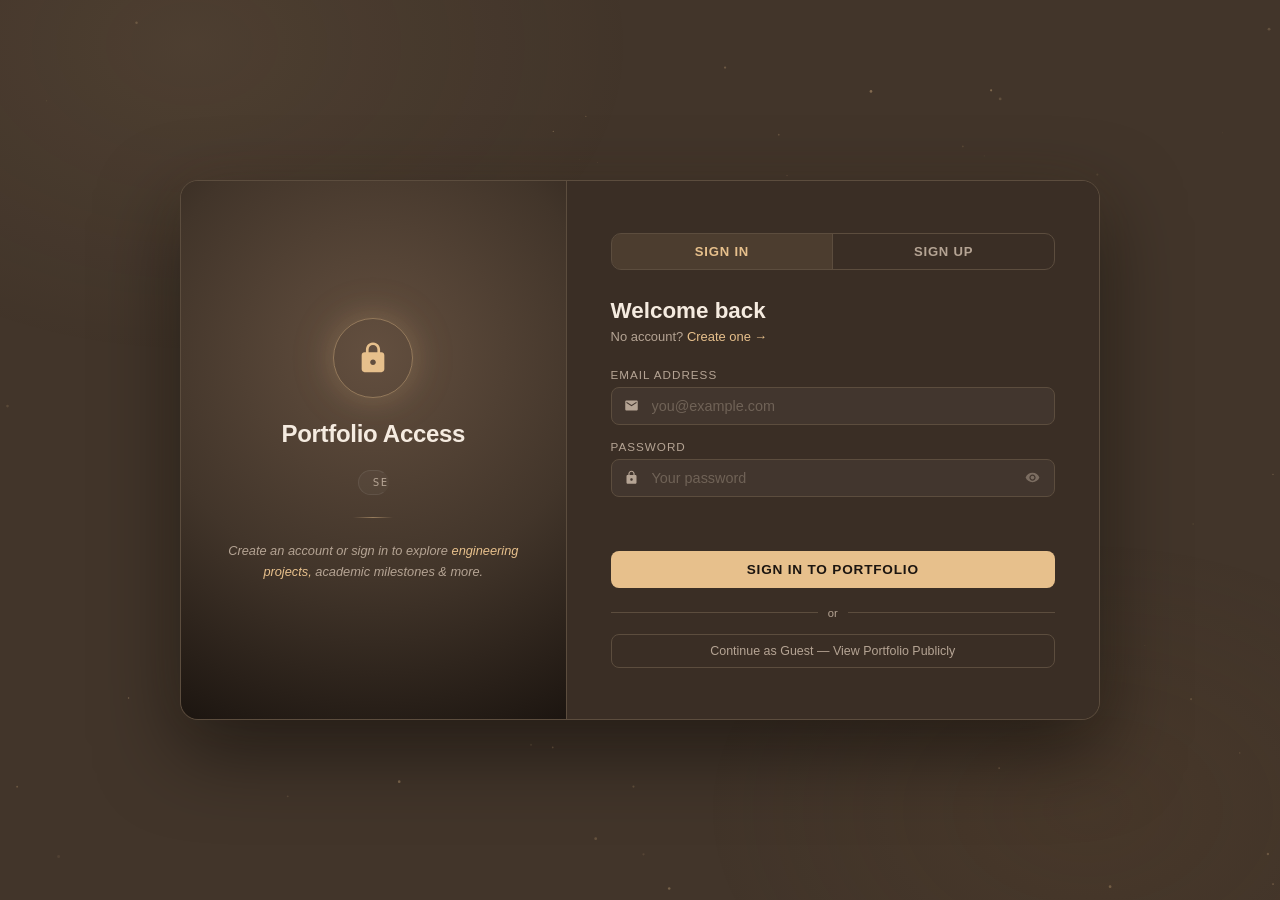
<file: index.html>
<!DOCTYPE html>
<html lang="en">
<head>
    <meta charset="UTF-8">
    <meta name="google-site-verification" content="BEXBGEJpnaHDeCbgzRdPj4sr-sxp4siy9VHe8UybDBY" />
    <meta name="viewport" content="width=device-width, initial-scale=1.0">
    <title>Access Portal — Portfolio</title>
    <link rel="stylesheet" href="style.css">
</head>
<body>

<canvas id="particles"></canvas>

<div class="login-wrapper">

    <!-- LEFT BRAND PANEL -->
    <aside class="brand-panel">
        <div class="brand-icon">
            <svg viewBox="0 0 24 24"><path d="M18 8h-1V6c0-2.76-2.24-5-5-5S7 3.24 7 6v2H6c-1.1 0-2 .9-2 2v10c0 1.1.9 2 2 2h12c1.1 0 2-.9 2-2V10c0-1.1-.9-2-2-2zM12 17c-1.1 0-2-.9-2-2s.9-2 2-2 2 .9 2 2-.9 2-2 2zm3.1-9H8.9V6c0-1.71 1.39-3.1 3.1-3.1s3.1 1.39 3.1 3.1v2z"/></svg>
        </div>
        <p class="brand-title">Portfolio Access</p>
        <p class="brand-tag">Secure Entry Portal</p>
        <div class="brand-divider"></div>
        <p class="brand-quote">
            Create an account or sign in to explore <span>engineering projects,</span> academic milestones &amp; more.
        </p>
    </aside>

    <!-- RIGHT FORM PANEL -->
    <main class="form-panel">

        <!-- TAB BAR -->
        <div class="tab-bar">
            <button class="tab-btn active" id="tabSignin" onclick="switchTab('signin')">Sign In</button>
            <button class="tab-btn"        id="tabSignup" onclick="switchTab('signup')">Sign Up</button>
        </div>

        <!-- ═══ SIGN IN VIEW ═══ -->
        <div class="form-view active" id="viewSignin">
            <p class="form-heading">Welcome back</p>
            <p class="form-sub">
                No account? <a onclick="switchTab('signup')">Create one →</a>
            </p>
            <div class="fields">
                <div class="field-group">
                    <label for="si-email">Email Address</label>
                    <div class="input-wrap">
                        <svg class="input-icon" viewBox="0 0 24 24"><path d="M20 4H4c-1.1 0-2 .9-2 2v12c0 1.1.9 2 2 2h16c1.1 0 2-.9 2-2V6c0-1.1-.9-2-2-2zm0 4l-8 5-8-5V6l8 5 8-5v2z"/></svg>
                        <input type="email" id="si-email" placeholder="you@example.com" autocomplete="email">
                    </div>
                </div>
                <div class="field-group">
                    <label for="si-pwd">Password</label>
                    <div class="input-wrap">
                        <svg class="input-icon" viewBox="0 0 24 24"><path d="M18 8h-1V6c0-2.76-2.24-5-5-5S7 3.24 7 6v2H6c-1.1 0-2 .9-2 2v10c0 1.1.9 2 2 2h12c1.1 0 2-.9 2-2V10c0-1.1-.9-2-2-2zM12 17c-1.1 0-2-.9-2-2s.9-2 2-2 2 .9 2 2-.9 2-2 2zm3.1-9H8.9V6c0-1.71 1.39-3.1 3.1-3.1s3.1 1.39 3.1 3.1v2z"/></svg>
                        <input type="password" id="si-pwd" placeholder="Your password" autocomplete="current-password">
                        <button type="button" class="eye-btn" onclick="toggleEye('si-pwd','si-eye-open','si-eye-closed')" aria-label="Toggle password">
                            <svg id="si-eye-open" viewBox="0 0 24 24"><path d="M12 4.5C7 4.5 2.73 7.61 1 12c1.73 4.39 6 7.5 11 7.5s9.27-3.11 11-7.5c-1.73-4.39-6-7.5-11-7.5zM12 17c-2.76 0-5-2.24-5-5s2.24-5 5-5 5 2.24 5 5-2.24 5-5 5zm0-8c-1.66 0-3 1.34-3 3s1.34 3 3 3 3-1.34 3-3-1.34-3-3-3z"/></svg>
                            <svg id="si-eye-closed" viewBox="0 0 24 24" style="display:none"><path d="M12 7c2.76 0 5 2.24 5 5 0 .65-.13 1.26-.36 1.83l2.92 2.92c1.51-1.26 2.7-2.89 3.43-4.75-1.73-4.39-6-7.5-11-7.5-1.4 0-2.74.25-3.98.7l2.16 2.16C10.74 7.13 11.35 7 12 7zM2 4.27l2.28 2.28.46.46A11.804 11.804 0 0 0 1 12c1.73 4.39 6 7.5 11 7.5 1.55 0 3.03-.3 4.38-.84l.42.42L19.73 22 21 20.73 3.27 3 2 4.27zM7.53 9.8l1.55 1.55A2.821 2.821 0 0 0 9 12c0 1.66 1.34 3 3 3 .22 0 .44-.03.65-.07l1.55 1.55c-.67.33-1.41.52-2.2.52-2.76 0-5-2.24-5-5 0-.79.19-1.53.53-2.2zm4.31-.78l3.15 3.15.02-.16c0-1.66-1.34-3-3-3l-.17.01z"/></svg>
                        </button>
                    </div>
                </div>
                <p class="form-error" id="si-error" aria-live="polite"></p>
                <button class="submit-btn" id="si-btn" onclick="doSignIn()">Sign In to Portfolio</button>
                <div class="divider-row"><hr><span>or</span><hr></div>
                <a href="https://my-portfolio-3110.vercel.app/" target="_blank" class="guest-link">Continue as Guest — View Portfolio Publicly</a>
            </div>
        </div>

        <!-- ═══ SIGN UP VIEW ═══ -->
        <div class="form-view" id="viewSignup">
            <p class="form-heading">Create account</p>
            <p class="form-sub">
                Already have one? <a onclick="switchTab('signin')">Sign in →</a>
            </p>
            <div class="fields">
                <div class="field-group">
                    <label for="su-name">Full Name</label>
                    <div class="input-wrap">
                        <svg class="input-icon" viewBox="0 0 24 24"><path d="M12 12c2.7 0 4.8-2.1 4.8-4.8S14.7 2.4 12 2.4 7.2 4.5 7.2 7.2 9.3 12 12 12zm0 2.4c-3.2 0-9.6 1.6-9.6 4.8v2.4h19.2v-2.4c0-3.2-6.4-4.8-9.6-4.8z"/></svg>
                        <input type="text" id="su-name" placeholder="Your full name" autocomplete="name">
                    </div>
                </div>
                <div class="field-group">
                    <label for="su-email">Email Address</label>
                    <div class="input-wrap">
                        <svg class="input-icon" viewBox="0 0 24 24"><path d="M20 4H4c-1.1 0-2 .9-2 2v12c0 1.1.9 2 2 2h16c1.1 0 2-.9 2-2V6c0-1.1-.9-2-2-2zm0 4l-8 5-8-5V6l8 5 8-5v2z"/></svg>
                        <input type="email" id="su-email" placeholder="you@example.com" autocomplete="email">
                    </div>
                </div>
                <div class="field-group">
                    <label for="su-pwd">Password</label>
                    <div class="input-wrap">
                        <svg class="input-icon" viewBox="0 0 24 24"><path d="M18 8h-1V6c0-2.76-2.24-5-5-5S7 3.24 7 6v2H6c-1.1 0-2 .9-2 2v10c0 1.1.9 2 2 2h12c1.1 0 2-.9 2-2V10c0-1.1-.9-2-2-2zM12 17c-1.1 0-2-.9-2-2s.9-2 2-2 2 .9 2 2-.9 2-2 2zm3.1-9H8.9V6c0-1.71 1.39-3.1 3.1-3.1s3.1 1.39 3.1 3.1v2z"/></svg>
                        <input type="password" id="su-pwd" placeholder="Create a strong password" autocomplete="new-password" oninput="onPwdInput(this.value)">
                        <button type="button" class="eye-btn" onclick="toggleEye('su-pwd','su-eye-open','su-eye-closed')" aria-label="Toggle password">
                            <svg id="su-eye-open" viewBox="0 0 24 24"><path d="M12 4.5C7 4.5 2.73 7.61 1 12c1.73 4.39 6 7.5 11 7.5s9.27-3.11 11-7.5c-1.73-4.39-6-7.5-11-7.5zM12 17c-2.76 0-5-2.24-5-5s2.24-5 5-5 5 2.24 5 5-2.24 5-5 5zm0-8c-1.66 0-3 1.34-3 3s1.34 3 3 3 3-1.34 3-3-1.34-3-3-3z"/></svg>
                            <svg id="su-eye-closed" viewBox="0 0 24 24" style="display:none"><path d="M12 7c2.76 0 5 2.24 5 5 0 .65-.13 1.26-.36 1.83l2.92 2.92c1.51-1.26 2.7-2.89 3.43-4.75-1.73-4.39-6-7.5-11-7.5-1.4 0-2.74.25-3.98.7l2.16 2.16C10.74 7.13 11.35 7 12 7zM2 4.27l2.28 2.28.46.46A11.804 11.804 0 0 0 1 12c1.73 4.39 6 7.5 11 7.5 1.55 0 3.03-.3 4.38-.84l.42.42L19.73 22 21 20.73 3.27 3 2 4.27zM7.53 9.8l1.55 1.55A2.821 2.821 0 0 0 9 12c0 1.66 1.34 3 3 3 .22 0 .44-.03.65-.07l1.55 1.55c-.67.33-1.41.52-2.2.52-2.76 0-5-2.24-5-5 0-.79.19-1.53.53-2.2zm4.31-.78l3.15 3.15.02-.16c0-1.66-1.34-3-3-3l-.17.01z"/></svg>
                        </button>
                    </div>
                    <!-- Strength meter -->
                    <div class="strength-wrap" id="su-strengthWrap" style="display:none">
                        <div class="strength-bar-track"><div class="strength-bar-fill" id="su-strengthBar"></div></div>
                        <p class="strength-label" id="su-strengthLabel"></p>
                        <div class="rules-list">
                            <div class="rule-item" id="r-len">  <div class="rule-dot"></div>8+ characters</div>
                            <div class="rule-item" id="r-upper"><div class="rule-dot"></div>Uppercase</div>
                            <div class="rule-item" id="r-lower"><div class="rule-dot"></div>Lowercase</div>
                            <div class="rule-item" id="r-num">  <div class="rule-dot"></div>Number</div>
                            <div class="rule-item" id="r-sym">  <div class="rule-dot"></div>Symbol</div>
                            <div class="rule-item" id="r-long"> <div class="rule-dot"></div>16+ chars (bonus)</div>
                        </div>
                    </div>
                </div>
                <div class="field-group">
                    <label for="su-confirm">Confirm Password</label>
                    <div class="input-wrap">
                        <svg class="input-icon" viewBox="0 0 24 24"><path d="M18 8h-1V6c0-2.76-2.24-5-5-5S7 3.24 7 6v2H6c-1.1 0-2 .9-2 2v10c0 1.1.9 2 2 2h12c1.1 0 2-.9 2-2V10c0-1.1-.9-2-2-2zM12 17c-1.1 0-2-.9-2-2s.9-2 2-2 2 .9 2 2-.9 2-2 2zm3.1-9H8.9V6c0-1.71 1.39-3.1 3.1-3.1s3.1 1.39 3.1 3.1v2z"/></svg>
                        <input type="password" id="su-confirm" placeholder="Re-enter your password" autocomplete="new-password" oninput="onConfirmInput(this.value)">
                        <button type="button" class="eye-btn" onclick="toggleEye('su-confirm','su-c-eye-open','su-c-eye-closed')" aria-label="Toggle confirm password">
                            <svg id="su-c-eye-open" viewBox="0 0 24 24"><path d="M12 4.5C7 4.5 2.73 7.61 1 12c1.73 4.39 6 7.5 11 7.5s9.27-3.11 11-7.5c-1.73-4.39-6-7.5-11-7.5zM12 17c-2.76 0-5-2.24-5-5s2.24-5 5-5 5 2.24 5 5-2.24 5-5 5zm0-8c-1.66 0-3 1.34-3 3s1.34 3 3 3 3-1.34 3-3-1.34-3-3-3z"/></svg>
                            <svg id="su-c-eye-closed" viewBox="0 0 24 24" style="display:none"><path d="M12 7c2.76 0 5 2.24 5 5 0 .65-.13 1.26-.36 1.83l2.92 2.92c1.51-1.26 2.7-2.89 3.43-4.75-1.73-4.39-6-7.5-11-7.5-1.4 0-2.74.25-3.98.7l2.16 2.16C10.74 7.13 11.35 7 12 7zM2 4.27l2.28 2.28.46.46A11.804 11.804 0 0 0 1 12c1.73 4.39 6 7.5 11 7.5 1.55 0 3.03-.3 4.38-.84l.42.42L19.73 22 21 20.73 3.27 3 2 4.27zM7.53 9.8l1.55 1.55A2.821 2.821 0 0 0 9 12c0 1.66 1.34 3 3 3 .22 0 .44-.03.65-.07l1.55 1.55c-.67.33-1.41.52-2.2.52-2.76 0-5-2.24-5-5 0-.79.19-1.53.53-2.2zm4.31-.78l3.15 3.15.02-.16c0-1.66-1.34-3-3-3l-.17.01z"/></svg>
                        </button>
                    </div>
                    <p class="match-note" id="su-match"></p>
                </div>
                <p class="form-error" id="su-error" aria-live="polite"></p>
                <button class="submit-btn" id="su-btn" onclick="doSignUp()">Create Account</button>
                <div class="divider-row"><hr><span>or</span><hr></div>
                <a href="https://my-portfolio-3110.vercel.app/" target="_blank" class="guest-link">Continue as Guest — View Portfolio Publicly</a>
            </div>
        </div>

    </main>
</div>

<!-- SUCCESS OVERLAY -->
<div class="success-overlay" id="successOverlay" role="status" aria-live="polite">
    <div class="success-icon">
        <svg viewBox="0 0 24 24"><path d="M9 16.17L4.83 12l-1.42 1.41L9 19 21 7l-1.41-1.41z"/></svg>
    </div>
    <p class="success-title" id="overlayTitle">Signed in successfully!</p>
    <p class="success-sub" id="overlaySub">Redirecting you to the portfolio…</p>
    <div class="redirect-bar"><div class="redirect-fill" id="redirectFill"></div></div>
</div>
<script src="script.js"></script>
</body>
</html>
</file>
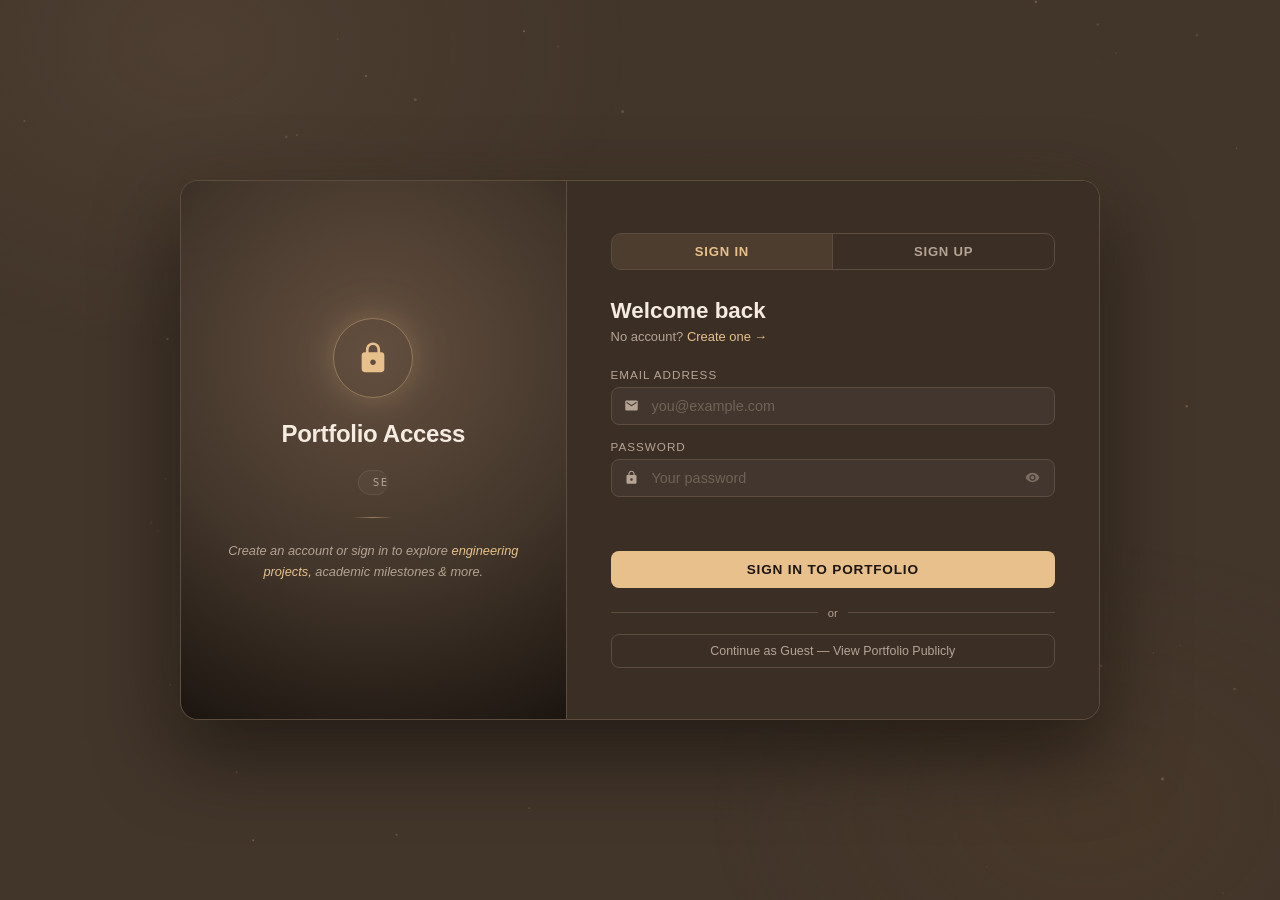
<file: login.html>
<!DOCTYPE html>
<html lang="en">
<head>
    <meta charset="UTF-8">
    <meta name="viewport" content="width=device-width, initial-scale=1.0">
    <title>Access Portal — Portfolio</title>
    <link rel="stylesheet" href="style.css">
</head>
<body>

<canvas id="particles"></canvas>

<div class="login-wrapper">

    <!-- LEFT BRAND PANEL -->
    <aside class="brand-panel">
        <div class="brand-icon">
            <svg viewBox="0 0 24 24"><path d="M18 8h-1V6c0-2.76-2.24-5-5-5S7 3.24 7 6v2H6c-1.1 0-2 .9-2 2v10c0 1.1.9 2 2 2h12c1.1 0 2-.9 2-2V10c0-1.1-.9-2-2-2zM12 17c-1.1 0-2-.9-2-2s.9-2 2-2 2 .9 2 2-.9 2-2 2zm3.1-9H8.9V6c0-1.71 1.39-3.1 3.1-3.1s3.1 1.39 3.1 3.1v2z"/></svg>
        </div>
        <p class="brand-title">Portfolio Access</p>
        <p class="brand-tag">Secure Entry Portal</p>
        <div class="brand-divider"></div>
        <p class="brand-quote">
            Create an account or sign in to explore <span>engineering projects,</span> academic milestones &amp; more.
        </p>
    </aside>

    <!-- RIGHT FORM PANEL -->
    <main class="form-panel">

        <!-- TAB BAR -->
        <div class="tab-bar">
            <button class="tab-btn active" id="tabSignin" onclick="switchTab('signin')">Sign In</button>
            <button class="tab-btn"        id="tabSignup" onclick="switchTab('signup')">Sign Up</button>
        </div>

        <!-- ═══ SIGN IN VIEW ═══ -->
        <div class="form-view active" id="viewSignin">
            <p class="form-heading">Welcome back</p>
            <p class="form-sub">
                No account? <a onclick="switchTab('signup')">Create one →</a>
            </p>
            <div class="fields">
                <div class="field-group">
                    <label for="si-email">Email Address</label>
                    <div class="input-wrap">
                        <svg class="input-icon" viewBox="0 0 24 24"><path d="M20 4H4c-1.1 0-2 .9-2 2v12c0 1.1.9 2 2 2h16c1.1 0 2-.9 2-2V6c0-1.1-.9-2-2-2zm0 4l-8 5-8-5V6l8 5 8-5v2z"/></svg>
                        <input type="email" id="si-email" placeholder="you@example.com" autocomplete="email">
                    </div>
                </div>
                <div class="field-group">
                    <label for="si-pwd">Password</label>
                    <div class="input-wrap">
                        <svg class="input-icon" viewBox="0 0 24 24"><path d="M18 8h-1V6c0-2.76-2.24-5-5-5S7 3.24 7 6v2H6c-1.1 0-2 .9-2 2v10c0 1.1.9 2 2 2h12c1.1 0 2-.9 2-2V10c0-1.1-.9-2-2-2zM12 17c-1.1 0-2-.9-2-2s.9-2 2-2 2 .9 2 2-.9 2-2 2zm3.1-9H8.9V6c0-1.71 1.39-3.1 3.1-3.1s3.1 1.39 3.1 3.1v2z"/></svg>
                        <input type="password" id="si-pwd" placeholder="Your password" autocomplete="current-password">
                        <button type="button" class="eye-btn" onclick="toggleEye('si-pwd','si-eye-open','si-eye-closed')" aria-label="Toggle password">
                            <svg id="si-eye-open" viewBox="0 0 24 24"><path d="M12 4.5C7 4.5 2.73 7.61 1 12c1.73 4.39 6 7.5 11 7.5s9.27-3.11 11-7.5c-1.73-4.39-6-7.5-11-7.5zM12 17c-2.76 0-5-2.24-5-5s2.24-5 5-5 5 2.24 5 5-2.24 5-5 5zm0-8c-1.66 0-3 1.34-3 3s1.34 3 3 3 3-1.34 3-3-1.34-3-3-3z"/></svg>
                            <svg id="si-eye-closed" viewBox="0 0 24 24" style="display:none"><path d="M12 7c2.76 0 5 2.24 5 5 0 .65-.13 1.26-.36 1.83l2.92 2.92c1.51-1.26 2.7-2.89 3.43-4.75-1.73-4.39-6-7.5-11-7.5-1.4 0-2.74.25-3.98.7l2.16 2.16C10.74 7.13 11.35 7 12 7zM2 4.27l2.28 2.28.46.46A11.804 11.804 0 0 0 1 12c1.73 4.39 6 7.5 11 7.5 1.55 0 3.03-.3 4.38-.84l.42.42L19.73 22 21 20.73 3.27 3 2 4.27zM7.53 9.8l1.55 1.55A2.821 2.821 0 0 0 9 12c0 1.66 1.34 3 3 3 .22 0 .44-.03.65-.07l1.55 1.55c-.67.33-1.41.52-2.2.52-2.76 0-5-2.24-5-5 0-.79.19-1.53.53-2.2zm4.31-.78l3.15 3.15.02-.16c0-1.66-1.34-3-3-3l-.17.01z"/></svg>
                        </button>
                    </div>
                </div>
                <p class="form-error" id="si-error" aria-live="polite"></p>
                <button class="submit-btn" id="si-btn" onclick="doSignIn()">Sign In to Portfolio</button>
                <div class="divider-row"><hr><span>or</span><hr></div>
                <a href="https://my-portfolio-3110.vercel.app/" target="_blank" class="guest-link">Continue as Guest — View Portfolio Publicly</a>
            </div>
        </div>

        <!-- ═══ SIGN UP VIEW ═══ -->
        <div class="form-view" id="viewSignup">
            <p class="form-heading">Create account</p>
            <p class="form-sub">
                Already have one? <a onclick="switchTab('signin')">Sign in →</a>
            </p>
            <div class="fields">
                <div class="field-group">
                    <label for="su-name">Full Name</label>
                    <div class="input-wrap">
                        <svg class="input-icon" viewBox="0 0 24 24"><path d="M12 12c2.7 0 4.8-2.1 4.8-4.8S14.7 2.4 12 2.4 7.2 4.5 7.2 7.2 9.3 12 12 12zm0 2.4c-3.2 0-9.6 1.6-9.6 4.8v2.4h19.2v-2.4c0-3.2-6.4-4.8-9.6-4.8z"/></svg>
                        <input type="text" id="su-name" placeholder="Your full name" autocomplete="name">
                    </div>
                </div>
                <div class="field-group">
                    <label for="su-email">Email Address</label>
                    <div class="input-wrap">
                        <svg class="input-icon" viewBox="0 0 24 24"><path d="M20 4H4c-1.1 0-2 .9-2 2v12c0 1.1.9 2 2 2h16c1.1 0 2-.9 2-2V6c0-1.1-.9-2-2-2zm0 4l-8 5-8-5V6l8 5 8-5v2z"/></svg>
                        <input type="email" id="su-email" placeholder="you@example.com" autocomplete="email">
                    </div>
                </div>
                <div class="field-group">
                    <label for="su-pwd">Password</label>
                    <div class="input-wrap">
                        <svg class="input-icon" viewBox="0 0 24 24"><path d="M18 8h-1V6c0-2.76-2.24-5-5-5S7 3.24 7 6v2H6c-1.1 0-2 .9-2 2v10c0 1.1.9 2 2 2h12c1.1 0 2-.9 2-2V10c0-1.1-.9-2-2-2zM12 17c-1.1 0-2-.9-2-2s.9-2 2-2 2 .9 2 2-.9 2-2 2zm3.1-9H8.9V6c0-1.71 1.39-3.1 3.1-3.1s3.1 1.39 3.1 3.1v2z"/></svg>
                        <input type="password" id="su-pwd" placeholder="Create a strong password" autocomplete="new-password" oninput="onPwdInput(this.value)">
                        <button type="button" class="eye-btn" onclick="toggleEye('su-pwd','su-eye-open','su-eye-closed')" aria-label="Toggle password">
                            <svg id="su-eye-open" viewBox="0 0 24 24"><path d="M12 4.5C7 4.5 2.73 7.61 1 12c1.73 4.39 6 7.5 11 7.5s9.27-3.11 11-7.5c-1.73-4.39-6-7.5-11-7.5zM12 17c-2.76 0-5-2.24-5-5s2.24-5 5-5 5 2.24 5 5-2.24 5-5 5zm0-8c-1.66 0-3 1.34-3 3s1.34 3 3 3 3-1.34 3-3-1.34-3-3-3z"/></svg>
                            <svg id="su-eye-closed" viewBox="0 0 24 24" style="display:none"><path d="M12 7c2.76 0 5 2.24 5 5 0 .65-.13 1.26-.36 1.83l2.92 2.92c1.51-1.26 2.7-2.89 3.43-4.75-1.73-4.39-6-7.5-11-7.5-1.4 0-2.74.25-3.98.7l2.16 2.16C10.74 7.13 11.35 7 12 7zM2 4.27l2.28 2.28.46.46A11.804 11.804 0 0 0 1 12c1.73 4.39 6 7.5 11 7.5 1.55 0 3.03-.3 4.38-.84l.42.42L19.73 22 21 20.73 3.27 3 2 4.27zM7.53 9.8l1.55 1.55A2.821 2.821 0 0 0 9 12c0 1.66 1.34 3 3 3 .22 0 .44-.03.65-.07l1.55 1.55c-.67.33-1.41.52-2.2.52-2.76 0-5-2.24-5-5 0-.79.19-1.53.53-2.2zm4.31-.78l3.15 3.15.02-.16c0-1.66-1.34-3-3-3l-.17.01z"/></svg>
                        </button>
                    </div>
                    <!-- Strength meter -->
                    <div class="strength-wrap" id="su-strengthWrap" style="display:none">
                        <div class="strength-bar-track"><div class="strength-bar-fill" id="su-strengthBar"></div></div>
                        <p class="strength-label" id="su-strengthLabel"></p>
                        <div class="rules-list">
                            <div class="rule-item" id="r-len">  <div class="rule-dot"></div>8+ characters</div>
                            <div class="rule-item" id="r-upper"><div class="rule-dot"></div>Uppercase</div>
                            <div class="rule-item" id="r-lower"><div class="rule-dot"></div>Lowercase</div>
                            <div class="rule-item" id="r-num">  <div class="rule-dot"></div>Number</div>
                            <div class="rule-item" id="r-sym">  <div class="rule-dot"></div>Symbol</div>
                            <div class="rule-item" id="r-long"> <div class="rule-dot"></div>16+ chars (bonus)</div>
                        </div>
                    </div>
                </div>
                <div class="field-group">
                    <label for="su-confirm">Confirm Password</label>
                    <div class="input-wrap">
                        <svg class="input-icon" viewBox="0 0 24 24"><path d="M18 8h-1V6c0-2.76-2.24-5-5-5S7 3.24 7 6v2H6c-1.1 0-2 .9-2 2v10c0 1.1.9 2 2 2h12c1.1 0 2-.9 2-2V10c0-1.1-.9-2-2-2zM12 17c-1.1 0-2-.9-2-2s.9-2 2-2 2 .9 2 2-.9 2-2 2zm3.1-9H8.9V6c0-1.71 1.39-3.1 3.1-3.1s3.1 1.39 3.1 3.1v2z"/></svg>
                        <input type="password" id="su-confirm" placeholder="Re-enter your password" autocomplete="new-password" oninput="onConfirmInput(this.value)">
                        <button type="button" class="eye-btn" onclick="toggleEye('su-confirm','su-c-eye-open','su-c-eye-closed')" aria-label="Toggle confirm password">
                            <svg id="su-c-eye-open" viewBox="0 0 24 24"><path d="M12 4.5C7 4.5 2.73 7.61 1 12c1.73 4.39 6 7.5 11 7.5s9.27-3.11 11-7.5c-1.73-4.39-6-7.5-11-7.5zM12 17c-2.76 0-5-2.24-5-5s2.24-5 5-5 5 2.24 5 5-2.24 5-5 5zm0-8c-1.66 0-3 1.34-3 3s1.34 3 3 3 3-1.34 3-3-1.34-3-3-3z"/></svg>
                            <svg id="su-c-eye-closed" viewBox="0 0 24 24" style="display:none"><path d="M12 7c2.76 0 5 2.24 5 5 0 .65-.13 1.26-.36 1.83l2.92 2.92c1.51-1.26 2.7-2.89 3.43-4.75-1.73-4.39-6-7.5-11-7.5-1.4 0-2.74.25-3.98.7l2.16 2.16C10.74 7.13 11.35 7 12 7zM2 4.27l2.28 2.28.46.46A11.804 11.804 0 0 0 1 12c1.73 4.39 6 7.5 11 7.5 1.55 0 3.03-.3 4.38-.84l.42.42L19.73 22 21 20.73 3.27 3 2 4.27zM7.53 9.8l1.55 1.55A2.821 2.821 0 0 0 9 12c0 1.66 1.34 3 3 3 .22 0 .44-.03.65-.07l1.55 1.55c-.67.33-1.41.52-2.2.52-2.76 0-5-2.24-5-5 0-.79.19-1.53.53-2.2zm4.31-.78l3.15 3.15.02-.16c0-1.66-1.34-3-3-3l-.17.01z"/></svg>
                        </button>
                    </div>
                    <p class="match-note" id="su-match"></p>
                </div>
                <p class="form-error" id="su-error" aria-live="polite"></p>
                <button class="submit-btn" id="su-btn" onclick="doSignUp()">Create Account</button>
                <div class="divider-row"><hr><span>or</span><hr></div>
                <a href="https://my-portfolio-3110.vercel.app/" target="_blank" class="guest-link">Continue as Guest — View Portfolio Publicly</a>
            </div>
        </div>

    </main>
</div>

<!-- SUCCESS OVERLAY -->
<div class="success-overlay" id="successOverlay" role="status" aria-live="polite">
    <div class="success-icon">
        <svg viewBox="0 0 24 24"><path d="M9 16.17L4.83 12l-1.42 1.41L9 19 21 7l-1.41-1.41z"/></svg>
    </div>
    <p class="success-title" id="overlayTitle">Signed in successfully!</p>
    <p class="success-sub" id="overlaySub">Redirecting you to the portfolio…</p>
    <div class="redirect-bar"><div class="redirect-fill" id="redirectFill"></div></div>
</div>
<script src="script.js"></script>
</body>
</html>
</file>
<file: style.css>
:root {
            --bg-color: #42352a;
            --text-main: #f5ebe0;
            --text-muted: #b5a494;
            --border-color: #5c4d3e;
            --accent-color: #e7c08c;
            --panel-dark: #2b221a;
            --input-bg: rgba(255,255,255,0.04);
        }
        * { margin:0; padding:0; box-sizing:border-box; }
        body {
            background-color: var(--bg-color);
            color: var(--text-main);
            font-family: -apple-system, BlinkMacSystemFont, "Segoe UI", Roboto, Helvetica, Arial, sans-serif;
            -webkit-font-smoothing: antialiased;
            min-height: 100vh;
            display: flex;
            align-items: center;
            justify-content: center;
            overflow: hidden;
        }
        body::before {
            content:'';
            position:fixed; top:-30%; left:-20%; width:70%; height:70%;
            background:radial-gradient(ellipse, rgba(231,192,140,0.07) 0%, transparent 70%);
            pointer-events:none;
        }
        body::after {
            content:'';
            position:fixed; bottom:-20%; right:-15%; width:60%; height:60%;
            background:radial-gradient(ellipse, rgba(100,70,40,0.15) 0%, transparent 70%);
            pointer-events:none;
        }
        #particles { position:fixed; inset:0; pointer-events:none; z-index:0; }

        /* ── WRAPPER ── */
        .login-wrapper {
            position:relative; z-index:1;
            display:flex;
            width:min(920px, 95vw);
            min-height:540px;
            border:1px solid var(--border-color);
            border-radius:18px;
            overflow:hidden;
            box-shadow:0 30px 80px rgba(0,0,0,0.5), 0 0 60px rgba(231,192,140,0.05);
        }

        /* ── LEFT BRAND PANEL ── */
        .brand-panel {
            width:42%;
            background:radial-gradient(circle at 50% 32%, #634f3f 0%, #42352a 55%, #1c1510 100%);
            border-right:1px solid var(--border-color);
            display:flex; flex-direction:column;
            align-items:center; justify-content:center;
            padding:48px 36px; text-align:center; gap:22px;
        }

        /* Animated lock icon */
        .brand-icon {
            width:80px; height:80px;
            border-radius:50%;
            border:1.5px solid rgba(231,192,140,0.4);
            display:flex; align-items:center; justify-content:center;
            box-shadow:0 0 30px rgba(231,192,140,0.2), 0 0 60px rgba(231,192,140,0.08);
            animation:floatRing 6s ease-in-out infinite;
        }
        .brand-icon svg { width:34px; height:34px; fill:var(--accent-color); }
        @keyframes floatRing {
            0%,100% { transform:translateY(0); box-shadow:0 0 30px rgba(231,192,140,0.2),0 0 60px rgba(231,192,140,0.08); }
            50%      { transform:translateY(-7px); box-shadow:0 0 50px rgba(231,192,140,0.35),0 0 90px rgba(231,192,140,0.14); }
        }

        .brand-title {
            font-size:1.5rem; font-weight:700; letter-spacing:-0.3px; color:var(--text-main);
        }
        .brand-tag {
            font-family:SFMono-Regular,Consolas,monospace;
            font-size:0.68rem; letter-spacing:1.4px; text-transform:uppercase;
            color:var(--text-muted);
            background:rgba(255,255,255,0.03);
            border:1px solid rgba(255,255,255,0.08);
            padding:5px 14px; border-radius:20px;
            overflow:hidden; white-space:nowrap; width:0;
            border-right:2px solid transparent;
            animation:typeLoop 4s steps(28,end) infinite, blink 0.75s step-end infinite alternate;
        }
        @keyframes typeLoop {
            0%       { width:0; border-right-color:var(--accent-color); }
            35%,85%  { width:100%; max-width:210px; border-right-color:transparent; }
            95%,100% { width:0; border-right-color:var(--accent-color); }
        }
        @keyframes blink { 50% { border-right-color:transparent; } }

        .brand-divider {
            width:40px; height:1px;
            background:linear-gradient(90deg, transparent, var(--accent-color), transparent);
            opacity:0.5;
        }
        .brand-quote {
            font-size:0.8rem; line-height:1.65;
            color:var(--text-muted); font-style:italic;
        }
        .brand-quote span { color:var(--accent-color); }

        /* ── RIGHT FORM PANEL ── */
        .form-panel {
            flex:1; background:#3a2e25;
            display:flex; flex-direction:column;
            align-items:center; justify-content:center;
            padding:44px 44px;
            overflow-y:auto;
        }

        /* ── TABS ── */
        .tab-bar {
            display:flex; width:100%;
            border:1px solid var(--border-color);
            border-radius:10px; overflow:hidden;
            margin-bottom:28px;
        }
        .tab-btn {
            flex:1; padding:10px;
            background:transparent; border:none;
            color:var(--text-muted);
            font-size:0.82rem; font-weight:600;
            letter-spacing:0.8px; text-transform:uppercase;
            cursor:pointer;
            transition:background 0.2s, color 0.2s;
        }
        .tab-btn:first-child { border-right:1px solid var(--border-color); }
        .tab-btn.active {
            background:rgba(231,192,140,0.1);
            color:var(--accent-color);
        }

        /* ── FORM VIEWS ── */
        .form-view { display:none; width:100%; flex-direction:column; gap:0; }
        .form-view.active { display:flex; }

        .form-heading {
            font-size:1.4rem; font-weight:700;
            color:var(--text-main); margin-bottom:5px;
        }
        .form-sub {
            font-size:0.81rem; color:var(--text-muted); margin-bottom:24px;
        }
        .form-sub a { color:var(--accent-color); text-decoration:none; cursor:pointer; }
        .form-sub a:hover { text-decoration:underline; }

        .fields { display:flex; flex-direction:column; gap:15px; width:100%; }

        .field-group { display:flex; flex-direction:column; gap:6px; }
        label {
            font-size:0.73rem; font-weight:500;
            letter-spacing:1px; text-transform:uppercase; color:var(--text-muted);
        }
        .input-wrap { position:relative; display:flex; align-items:center; }
        .input-icon {
            position:absolute; left:13px;
            width:15px; height:15px; fill:var(--text-muted); pointer-events:none;
        }
        input[type="text"],
        input[type="email"],
        input[type="password"] {
            width:100%;
            background:var(--input-bg);
            border:1px solid var(--border-color);
            border-radius:8px;
            color:var(--text-main);
            font-size:0.9rem;
            padding:10px 13px 10px 40px;
            outline:none;
            font-family:inherit;
            transition:border-color 0.25s, box-shadow 0.25s, background 0.2s;
        }
        input::placeholder { color:rgba(181,164,148,0.4); }
        input:focus {
            border-color:var(--accent-color);
            background:rgba(255,255,255,0.06);
            box-shadow:0 0 0 3px rgba(231,192,140,0.1);
        }
        input.error-state {
            border-color:#ef4444;
            box-shadow:0 0 0 3px rgba(239,68,68,0.1);
        }
        input.ok-state {
            border-color:#22c55e;
            box-shadow:0 0 0 3px rgba(34,197,94,0.08);
        }

        .eye-btn {
            position:absolute; right:11px;
            background:none; border:none; cursor:pointer;
            padding:4px; display:flex; align-items:center;
            opacity:0.5; transition:opacity 0.2s;
        }
        .eye-btn:hover { opacity:1; }
        .eye-btn svg { width:15px; height:15px; fill:var(--text-muted); }

        /* strength meter */
        .strength-wrap { margin-top:6px; }
        .strength-bar-track {
            height:3px; background:rgba(255,255,255,0.08);
            border-radius:99px; overflow:hidden;
        }
        .strength-bar-fill {
            height:100%; border-radius:99px; width:0%;
            transition:width 0.35s ease, background-color 0.35s ease;
        }
        .strength-label { font-size:0.68rem; margin-top:4px; color:var(--text-muted); transition:color 0.3s; }
        .rules-list { display:grid; grid-template-columns:1fr 1fr; gap:3px 10px; margin-top:7px; }
        .rule-item {
            font-size:0.67rem; color:var(--text-muted);
            display:flex; align-items:center; gap:5px; transition:color 0.25s;
        }
        .rule-item.met { color:#4ade80; }
        .rule-dot {
            width:5px; height:5px; border-radius:50%;
            background:rgba(255,255,255,0.2); flex-shrink:0; transition:background 0.25s;
        }
        .rule-item.met .rule-dot { background:#4ade80; }

        /* confirm match indicator */
        .match-note { font-size:0.68rem; margin-top:4px; min-height:14px; }

        /* error / info line */
        .form-error { font-size:0.77rem; min-height:16px; margin-top:2px; }

        /* submit */
        .submit-btn {
            width:100%; padding:11px;
            background:var(--accent-color);
            color:#1c1510; border:none; border-radius:8px;
            font-size:0.85rem; font-weight:700;
            letter-spacing:0.8px; text-transform:uppercase;
            cursor:pointer; margin-top:6px;
            transition:background 0.2s, transform 0.15s, box-shadow 0.2s;
            position:relative; overflow:hidden;
        }
        .submit-btn:hover {
            background:#f0d0a0;
            box-shadow:0 6px 20px rgba(231,192,140,0.3);
            transform:translateY(-1px);
        }
        .submit-btn:active { transform:translateY(0); }
        .submit-btn.loading::after {
            content:'';
            position:absolute; inset:0;
            background:rgba(255,255,255,0.15);
            animation:shimmer 1s infinite;
        }
        @keyframes shimmer {
            0%   { transform:translateX(-100%); }
            100% { transform:translateX(100%); }
        }

        /* divider + guest */
        .divider-row { display:flex; align-items:center; gap:10px; margin-top:4px; }
        .divider-row hr { flex:1; border:none; border-top:1px solid var(--border-color); }
        .divider-row span { font-size:0.7rem; color:var(--text-muted); }

        .guest-link {
            display:block; text-align:center;
            font-size:0.78rem; color:var(--text-muted);
            text-decoration:none; padding:9px;
            border:1px solid var(--border-color); border-radius:8px;
            transition:all 0.2s;
        }
        .guest-link:hover {
            border-color:rgba(231,192,140,0.4);
            color:var(--accent-color);
            background:rgba(231,192,140,0.04);
        }

        /* ── SUCCESS OVERLAY ── */
        .success-overlay {
            display:none; position:fixed; inset:0;
            background:rgba(27,20,15,0.92); z-index:100;
            align-items:center; justify-content:center;
            flex-direction:column; gap:14px; text-align:center;
        }
        .success-overlay.show { display:flex; animation:fadeIn 0.4s ease; }
        @keyframes fadeIn { from{opacity:0} to{opacity:1} }
        .success-icon {
            width:64px; height:64px; border-radius:50%;
            border:2px solid var(--accent-color);
            display:flex; align-items:center; justify-content:center;
            animation:popIn 0.4s cubic-bezier(0.34,1.56,0.64,1);
        }
        .success-icon svg { width:28px; height:28px; fill:var(--accent-color); }
        @keyframes popIn { from{transform:scale(0.4);opacity:0} to{transform:scale(1);opacity:1} }
        .success-title { font-size:1.25rem; font-weight:700; color:var(--text-main); }
        .success-sub   { font-size:0.83rem; color:var(--text-muted); }
        .redirect-bar  { width:200px; height:3px; background:rgba(255,255,255,0.1); border-radius:99px; overflow:hidden; margin-top:6px; }
        .redirect-fill { height:100%; background:var(--accent-color); border-radius:99px; width:0%; transition:width 2.5s linear; }

        /* ── RESPONSIVE ── */
   @media(max-width:640px){
            .brand-panel { display:none; }
            .form-panel  { padding:32px 22px; }
            .login-wrapper { min-height:unset; }
        }
@media(max-width:640px){
    .form-panel {
        overflow-y: auto;
        max-height: 100vh;
        justify-content: flex-start;
        padding-top: 28px;
        padding-bottom: 32px;
    }
}
</file>
